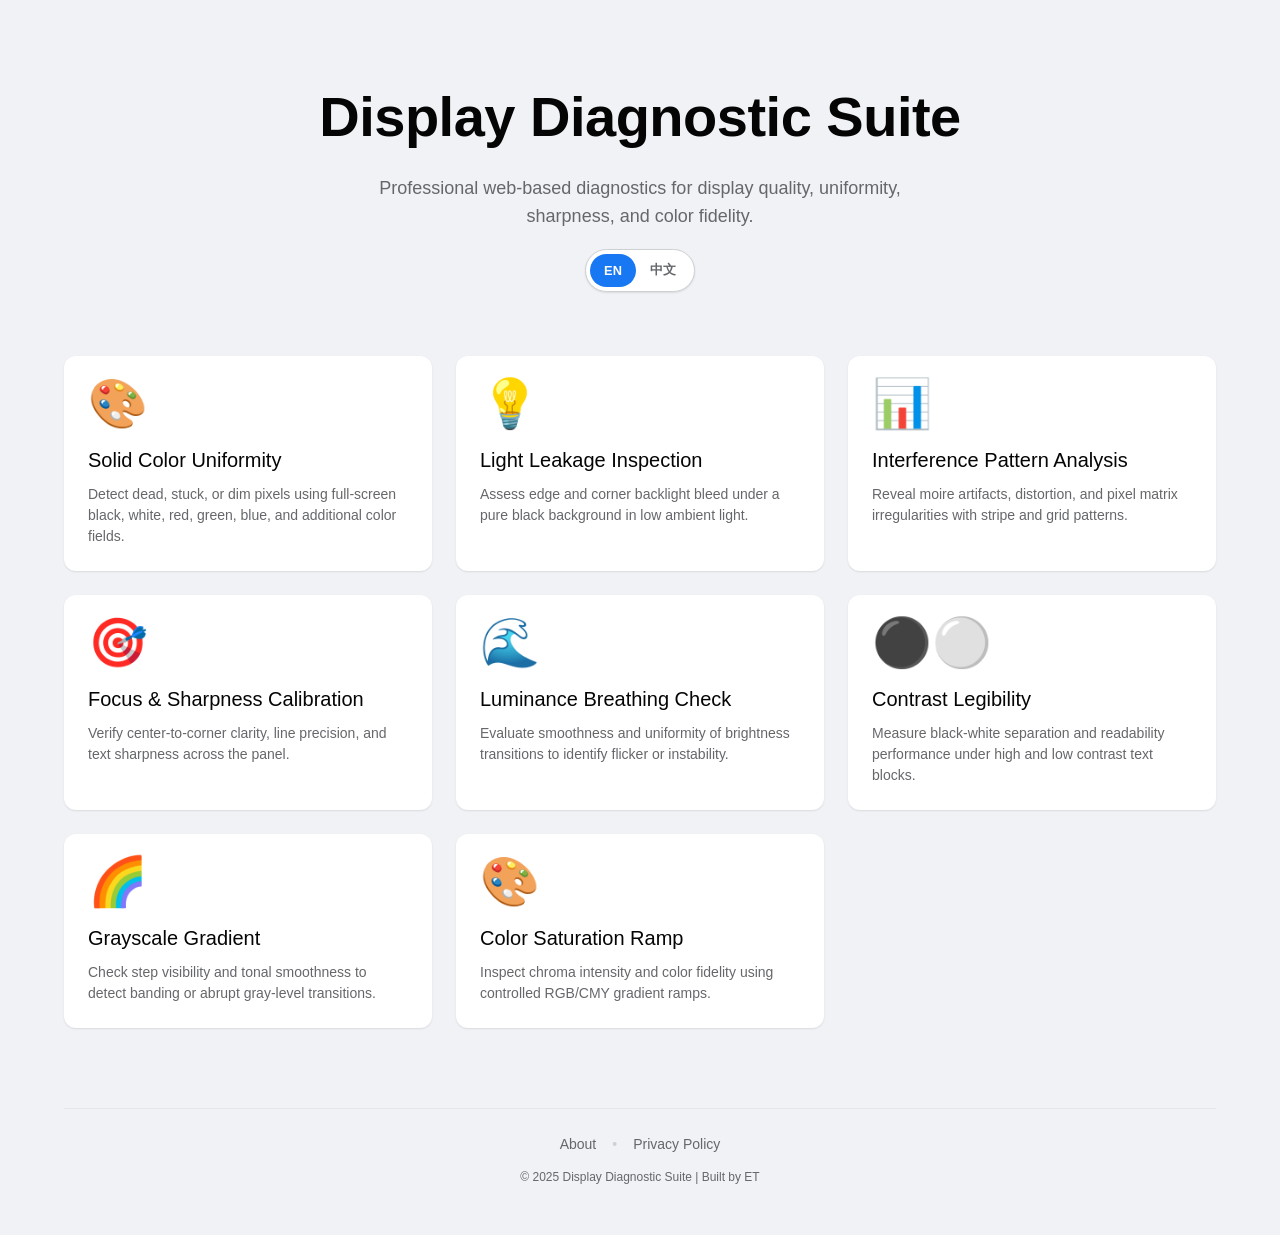
<file: index.html>
<!DOCTYPE html>
<html lang="en">

<head>
    <meta charset="UTF-8">
    <meta name="viewport" content="width=device-width, initial-scale=1.0">
    <title>Display Diagnostic Suite - Professional Online Screen Quality Testing | By ET</title>
    <meta name="description"
        content="Display Diagnostic Suite is a professional web-based screen quality tool with 8 diagnostic modes for dead pixels, light leakage, contrast, grayscale, and color performance.">
    <meta name="keywords"
        content="display diagnostics, dead pixel test, light leakage test, monitor test, LCD test, OLED test, ET">
    <meta name="author" content="ET">
    <meta property="og:type" content="website">
    <meta property="og:title" content="Display Diagnostic Suite - Professional Online Screen Quality Testing">
    <meta property="og:description" content="A professional web-based display testing suite with 8 diagnostic modes.">
    <meta property="og:url" content="https://astrbot.cc/">
    <meta name="twitter:card" content="summary_large_image">
    <meta name="twitter:title" content="Display Diagnostic Suite - Professional Online Screen Quality Testing">
    <meta name="twitter:description" content="Professional display diagnostics with 8 web-based test modes.">
    <link rel="stylesheet" href="css/style.css">
</head>

<body>
    <div class="container">
        <header>
            <h1 data-i18n="home.title">Display Diagnostic Suite</h1>
            <p class="subtitle" data-i18n="home.subtitle">Professional web-based diagnostics for display quality,
                uniformity, sharpness, and color fidelity.</p>
            <div class="language-switch" role="group" aria-label="Language selection">
                <button type="button" class="lang-btn active" data-lang="en">EN</button>
                <button type="button" class="lang-btn" data-lang="zh">中文</button>
            </div>
        </header>

        <main class="test-grid" data-i18n-attr="aria-label:home.grid.aria" aria-label="Display diagnostics mode list">
            <button class="test-card" type="button" data-test="solidColor"
                data-i18n-attr="aria-label:home.card.solid.aria" aria-label="Start solid color uniformity test">
                <div class="card-icon">🎨</div>
                <div class="card-content">
                    <h3 data-i18n="home.card.solid.title">Solid Color Uniformity</h3>
                    <p data-i18n="home.card.solid.desc">Detect dead, stuck, or dim pixels using full-screen black,
                        white, red, green, blue, and additional color fields.</p>
                </div>
            </button>

            <button class="test-card" type="button" data-test="lightLeak"
                data-i18n-attr="aria-label:home.card.lightLeak.aria" aria-label="Start light leakage inspection">
                <div class="card-icon">💡</div>
                <div class="card-content">
                    <h3 data-i18n="home.card.lightLeak.title">Light Leakage Inspection</h3>
                    <p data-i18n="home.card.lightLeak.desc">Assess edge and corner backlight bleed under a pure black
                        background in low ambient light.</p>
                </div>
            </button>

            <button class="test-card" type="button" data-test="interference"
                data-i18n-attr="aria-label:home.card.interference.aria"
                aria-label="Start interference pattern analysis">
                <div class="card-icon">📊</div>
                <div class="card-content">
                    <h3 data-i18n="home.card.interference.title">Interference Pattern Analysis</h3>
                    <p data-i18n="home.card.interference.desc">Reveal moire artifacts, distortion, and pixel matrix
                        irregularities with stripe and grid patterns.</p>
                </div>
            </button>

            <button class="test-card" type="button" data-test="focus" data-i18n-attr="aria-label:home.card.focus.aria"
                aria-label="Start focus and sharpness calibration">
                <div class="card-icon">🎯</div>
                <div class="card-content">
                    <h3 data-i18n="home.card.focus.title">Focus & Sharpness Calibration</h3>
                    <p data-i18n="home.card.focus.desc">Verify center-to-corner clarity, line precision, and text
                        sharpness across the panel.</p>
                </div>
            </button>

            <button class="test-card" type="button" data-test="breathing"
                data-i18n-attr="aria-label:home.card.breathing.aria" aria-label="Start luminance breathing check">
                <div class="card-icon">🌊</div>
                <div class="card-content">
                    <h3 data-i18n="home.card.breathing.title">Luminance Breathing Check</h3>
                    <p data-i18n="home.card.breathing.desc">Evaluate smoothness and uniformity of brightness transitions
                        to identify flicker or instability.</p>
                </div>
            </button>

            <button class="test-card" type="button" data-test="contrast"
                data-i18n-attr="aria-label:home.card.contrast.aria" aria-label="Start contrast legibility test">
                <div class="card-icon">⚫⚪</div>
                <div class="card-content">
                    <h3 data-i18n="home.card.contrast.title">Contrast Legibility</h3>
                    <p data-i18n="home.card.contrast.desc">Measure black-white separation and readability performance
                        under high and low contrast text blocks.</p>
                </div>
            </button>

            <button class="test-card" type="button" data-test="grayscale"
                data-i18n-attr="aria-label:home.card.grayscale.aria" aria-label="Start grayscale gradient test">
                <div class="card-icon">🌈</div>
                <div class="card-content">
                    <h3 data-i18n="home.card.grayscale.title">Grayscale Gradient</h3>
                    <p data-i18n="home.card.grayscale.desc">Check step visibility and tonal smoothness to detect banding
                        or abrupt gray-level transitions.</p>
                </div>
            </button>

            <button class="test-card" type="button" data-test="saturation"
                data-i18n-attr="aria-label:home.card.saturation.aria" aria-label="Start color saturation ramp test">
                <div class="card-icon">🎨</div>
                <div class="card-content">
                    <h3 data-i18n="home.card.saturation.title">Color Saturation Ramp</h3>
                    <p data-i18n="home.card.saturation.desc">Inspect chroma intensity and color fidelity using
                        controlled RGB/CMY gradient ramps.</p>
                </div>
            </button>
        </main>

        <footer>
            <div class="footer-links">
                <a href="about.html" data-i18n="home.footer.about">About</a>
                <span class="divider">•</span>
                <a href="privacy.html" data-i18n="home.footer.privacy">Privacy Policy</a>
            </div>
            <p class="footer-text" data-i18n="home.footer.copyright">© 2025 Display Diagnostic Suite | Built by ET</p>
        </footer>
    </div>

    <!-- 全屏测试容器 -->
    <div id="fullscreenTest" class="fullscreen-test"></div>

    <script src="js/script.js"></script>
</body>

</html>
</file>
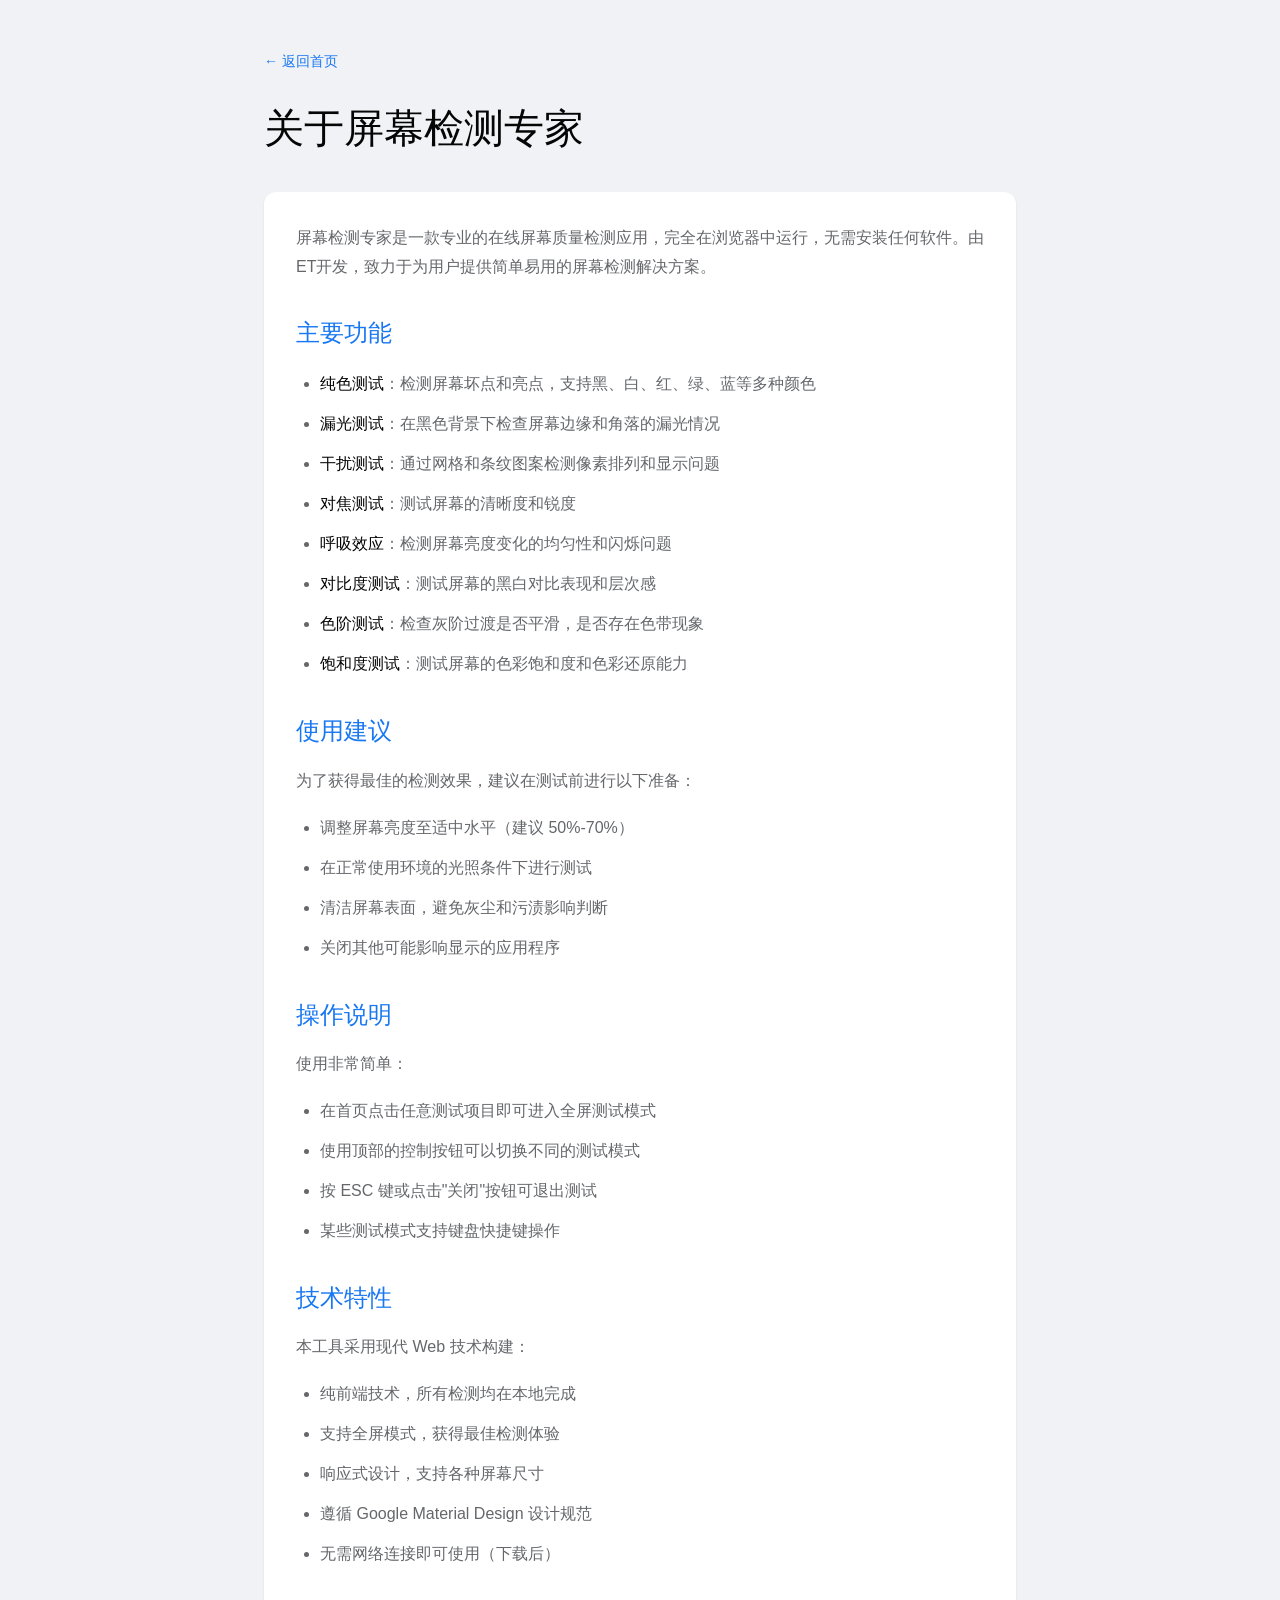
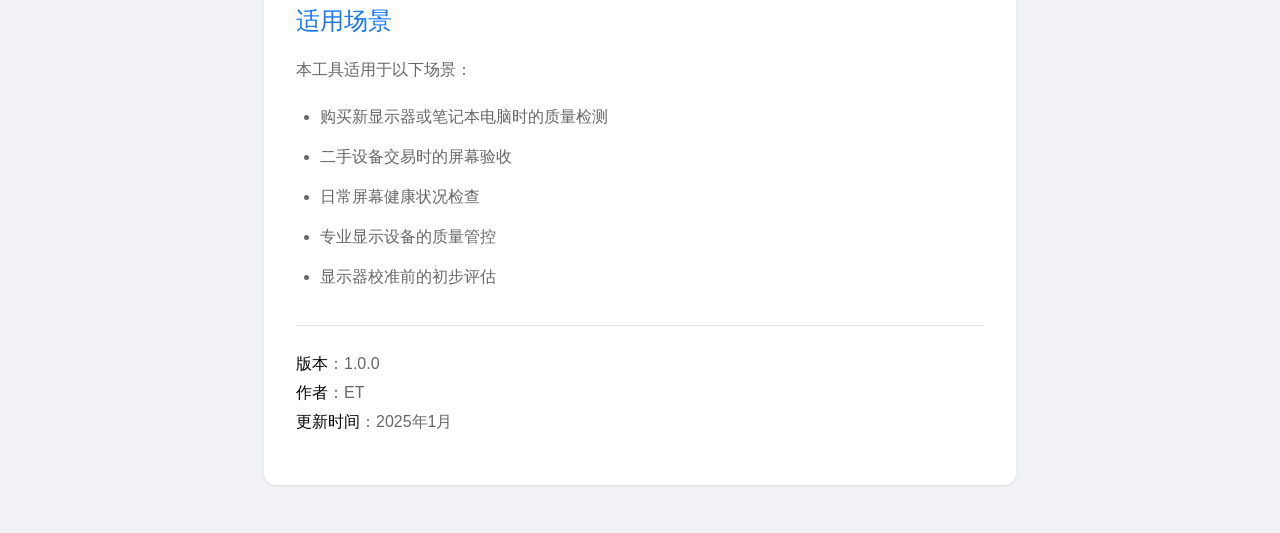
<file: about.html>
<!DOCTYPE html>
<html lang="zh-CN">
<head>
    <meta charset="UTF-8">
    <meta name="viewport" content="width=device-width, initial-scale=1.0">
    <title>关于屏幕检测专家 - 专业的在线屏幕检测工具 | ET出品</title>
    <meta name="description" content="屏幕检测专家是由ET开发的专业在线屏幕质量检测工具,支持纯色测试、漏光检测、对比度测试等8种检测模式。完全免费,无需安装,浏览器即可使用。">
    <meta name="keywords" content="屏幕检测专家,关于,使用说明,功能介绍,ET">
    <meta name="author" content="ET">
    <link rel="stylesheet" href="css/style.css">
</head>
<body>
    <div class="page-container">
        <a href="index.html" class="back-link">← 返回首页</a>

        <div class="page-header">
            <h1>关于屏幕检测专家</h1>
        </div>

        <div class="page-content">
            <p>屏幕检测专家是一款专业的在线屏幕质量检测应用，完全在浏览器中运行，无需安装任何软件。由ET开发，致力于为用户提供简单易用的屏幕检测解决方案。</p>

            <h2>主要功能</h2>
            <ul>
                <li><strong>纯色测试</strong>：检测屏幕坏点和亮点，支持黑、白、红、绿、蓝等多种颜色</li>
                <li><strong>漏光测试</strong>：在黑色背景下检查屏幕边缘和角落的漏光情况</li>
                <li><strong>干扰测试</strong>：通过网格和条纹图案检测像素排列和显示问题</li>
                <li><strong>对焦测试</strong>：测试屏幕的清晰度和锐度</li>
                <li><strong>呼吸效应</strong>：检测屏幕亮度变化的均匀性和闪烁问题</li>
                <li><strong>对比度测试</strong>：测试屏幕的黑白对比表现和层次感</li>
                <li><strong>色阶测试</strong>：检查灰阶过渡是否平滑，是否存在色带现象</li>
                <li><strong>饱和度测试</strong>：测试屏幕的色彩饱和度和色彩还原能力</li>
            </ul>

            <h2>使用建议</h2>
            <p>为了获得最佳的检测效果，建议在测试前进行以下准备：</p>
            <ul>
                <li>调整屏幕亮度至适中水平（建议 50%-70%）</li>
                <li>在正常使用环境的光照条件下进行测试</li>
                <li>清洁屏幕表面，避免灰尘和污渍影响判断</li>
                <li>关闭其他可能影响显示的应用程序</li>
            </ul>

            <h2>操作说明</h2>
            <p>使用非常简单：</p>
            <ul>
                <li>在首页点击任意测试项目即可进入全屏测试模式</li>
                <li>使用顶部的控制按钮可以切换不同的测试模式</li>
                <li>按 ESC 键或点击"关闭"按钮可退出测试</li>
                <li>某些测试模式支持键盘快捷键操作</li>
            </ul>

            <h2>技术特性</h2>
            <p>本工具采用现代 Web 技术构建：</p>
            <ul>
                <li>纯前端技术，所有检测均在本地完成</li>
                <li>支持全屏模式，获得最佳检测体验</li>
                <li>响应式设计，支持各种屏幕尺寸</li>
                <li>遵循 Google Material Design 设计规范</li>
                <li>无需网络连接即可使用（下载后）</li>
            </ul>

            <h2>适用场景</h2>
            <p>本工具适用于以下场景：</p>
            <ul>
                <li>购买新显示器或笔记本电脑时的质量检测</li>
                <li>二手设备交易时的屏幕验收</li>
                <li>日常屏幕健康状况检查</li>
                <li>专业显示设备的质量管控</li>
                <li>显示器校准前的初步评估</li>
            </ul>

            <p style="margin-top: 32px; padding-top: 24px; border-top: 1px solid var(--divider-color);">
                <strong>版本</strong>：1.0.0<br>
                <strong>作者</strong>：ET<br>
                <strong>更新时间</strong>：2025年1月
            </p>
        </div>
    </div>
</body>
</html>
</file>
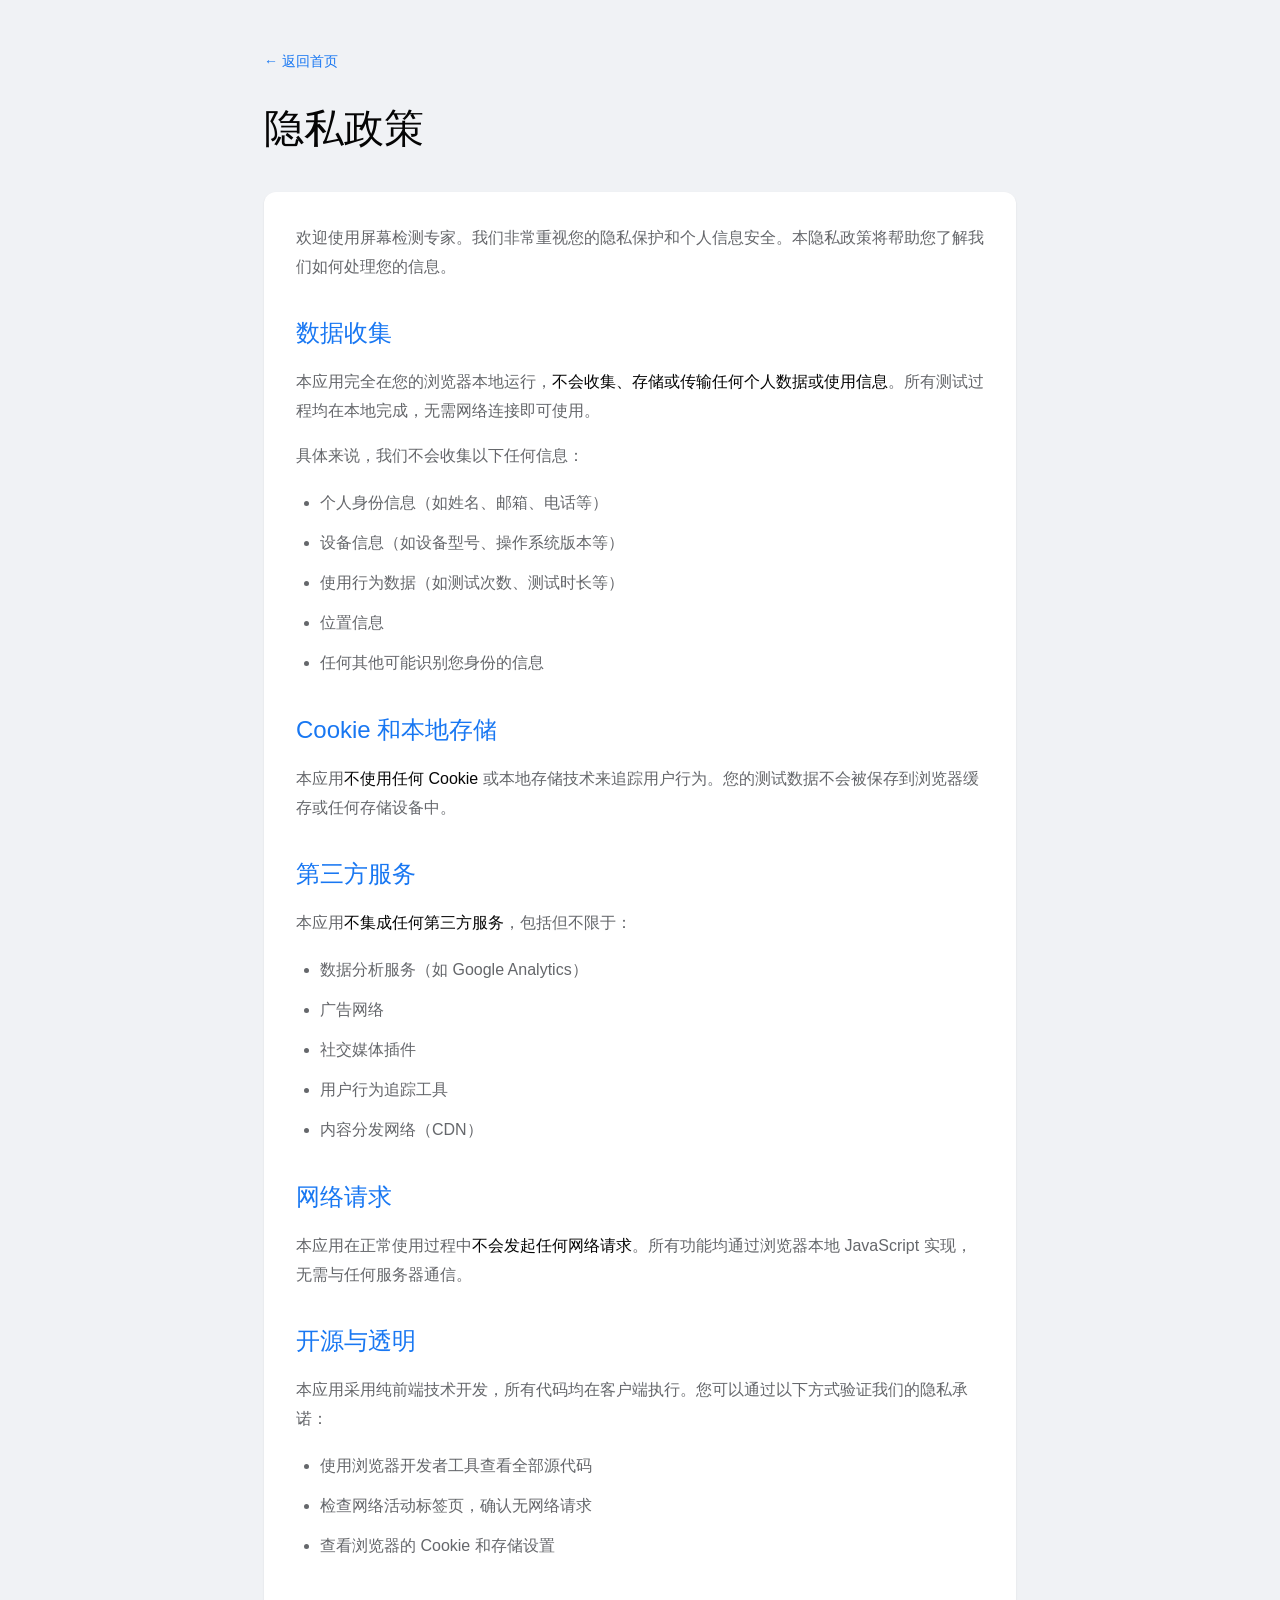
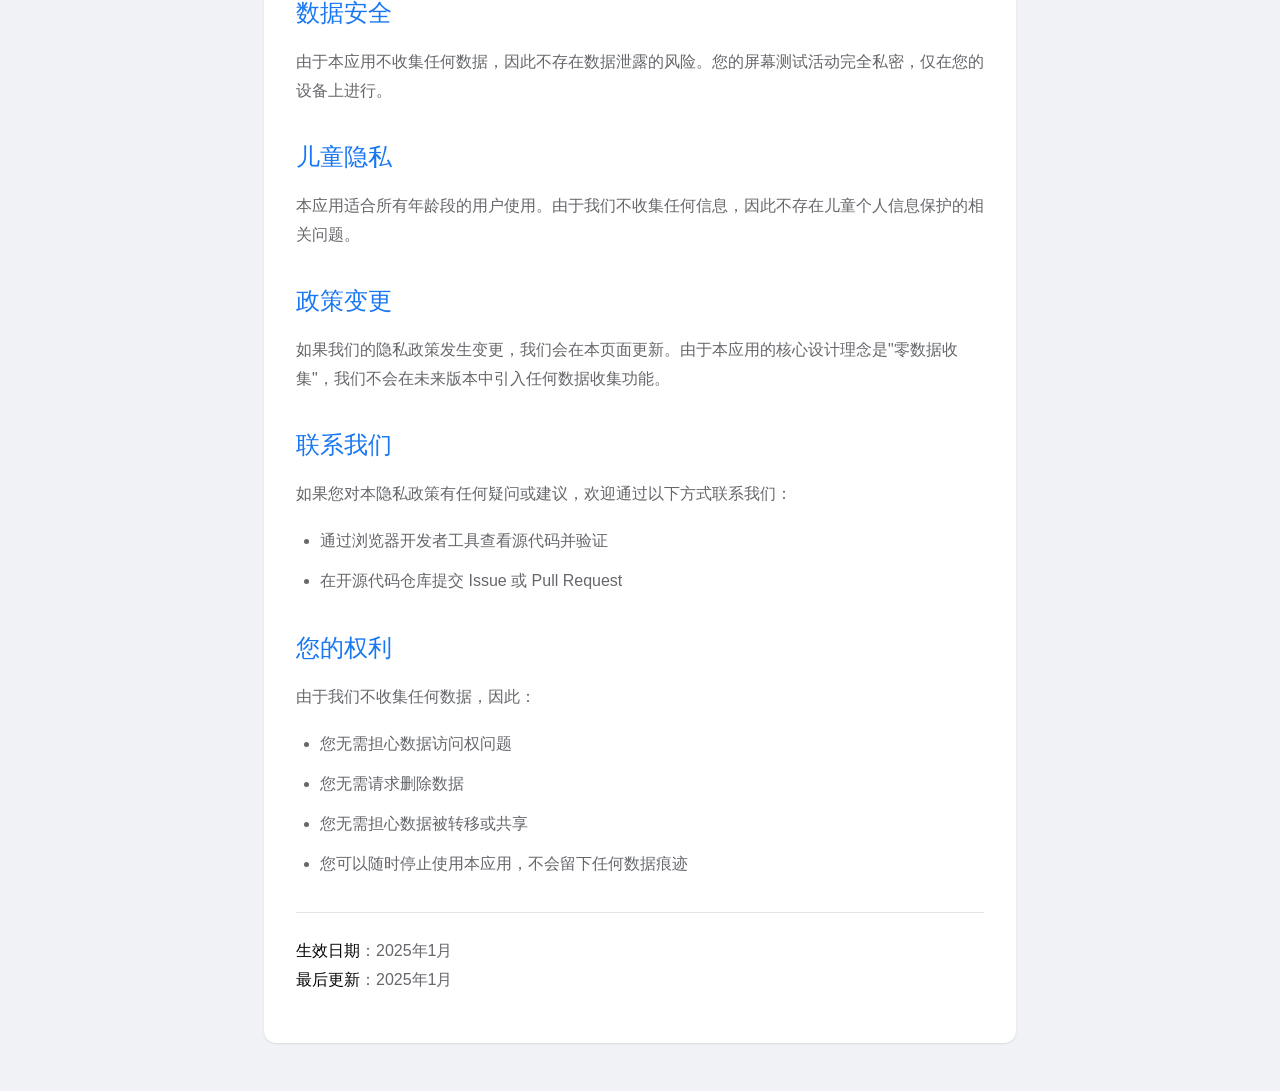
<file: privacy.html>
<!DOCTYPE html>
<html lang="zh-CN">
<head>
    <meta charset="UTF-8">
    <meta name="viewport" content="width=device-width, initial-scale=1.0">
    <title>隐私政策 - 屏幕检测专家 | ET出品</title>
    <meta name="description" content="屏幕检测专家完全在浏览器本地运行,不收集任何个人数据和使用信息。零数据收集,无Cookie,无追踪,保护您的隐私安全。由ET开发。">
    <meta name="keywords" content="隐私政策,数据安全,零追踪,本地运行,屏幕检测专家,ET">
    <meta name="author" content="ET">
    <link rel="stylesheet" href="css/style.css">
</head>
<body>
    <div class="page-container">
        <a href="index.html" class="back-link">← 返回首页</a>

        <div class="page-header">
            <h1>隐私政策</h1>
        </div>

        <div class="page-content">
            <p>欢迎使用屏幕检测专家。我们非常重视您的隐私保护和个人信息安全。本隐私政策将帮助您了解我们如何处理您的信息。</p>

            <h2>数据收集</h2>
            <p>本应用完全在您的浏览器本地运行，<strong>不会收集、存储或传输任何个人数据或使用信息</strong>。所有测试过程均在本地完成，无需网络连接即可使用。</p>
            <p>具体来说，我们不会收集以下任何信息：</p>
            <ul>
                <li>个人身份信息（如姓名、邮箱、电话等）</li>
                <li>设备信息（如设备型号、操作系统版本等）</li>
                <li>使用行为数据（如测试次数、测试时长等）</li>
                <li>位置信息</li>
                <li>任何其他可能识别您身份的信息</li>
            </ul>

            <h2>Cookie 和本地存储</h2>
            <p>本应用<strong>不使用任何 Cookie</strong> 或本地存储技术来追踪用户行为。您的测试数据不会被保存到浏览器缓存或任何存储设备中。</p>

            <h2>第三方服务</h2>
            <p>本应用<strong>不集成任何第三方服务</strong>，包括但不限于：</p>
            <ul>
                <li>数据分析服务（如 Google Analytics）</li>
                <li>广告网络</li>
                <li>社交媒体插件</li>
                <li>用户行为追踪工具</li>
                <li>内容分发网络（CDN）</li>
            </ul>

            <h2>网络请求</h2>
            <p>本应用在正常使用过程中<strong>不会发起任何网络请求</strong>。所有功能均通过浏览器本地 JavaScript 实现，无需与任何服务器通信。</p>

            <h2>开源与透明</h2>
            <p>本应用采用纯前端技术开发，所有代码均在客户端执行。您可以通过以下方式验证我们的隐私承诺：</p>
            <ul>
                <li>使用浏览器开发者工具查看全部源代码</li>
                <li>检查网络活动标签页，确认无网络请求</li>
                <li>查看浏览器的 Cookie 和存储设置</li>
            </ul>

            <h2>数据安全</h2>
            <p>由于本应用不收集任何数据，因此不存在数据泄露的风险。您的屏幕测试活动完全私密，仅在您的设备上进行。</p>

            <h2>儿童隐私</h2>
            <p>本应用适合所有年龄段的用户使用。由于我们不收集任何信息，因此不存在儿童个人信息保护的相关问题。</p>

            <h2>政策变更</h2>
            <p>如果我们的隐私政策发生变更，我们会在本页面更新。由于本应用的核心设计理念是"零数据收集"，我们不会在未来版本中引入任何数据收集功能。</p>

            <h2>联系我们</h2>
            <p>如果您对本隐私政策有任何疑问或建议，欢迎通过以下方式联系我们：</p>
            <ul>
                <li>通过浏览器开发者工具查看源代码并验证</li>
                <li>在开源代码仓库提交 Issue 或 Pull Request</li>
            </ul>

            <h2>您的权利</h2>
            <p>由于我们不收集任何数据，因此：</p>
            <ul>
                <li>您无需担心数据访问权问题</li>
                <li>您无需请求删除数据</li>
                <li>您无需担心数据被转移或共享</li>
                <li>您可以随时停止使用本应用，不会留下任何数据痕迹</li>
            </ul>

            <p style="margin-top: 32px; padding-top: 24px; border-top: 1px solid var(--divider-color);">
                <strong>生效日期</strong>：2025年1月<br>
                <strong>最后更新</strong>：2025年1月
            </p>
        </div>
    </div>
</body>
</html>
</file>
<file: css/style.css>
* {
    margin: 0;
    padding: 0;
    box-sizing: border-box;
}

:root {
    /* Facebook Design 配色 */
    --primary-color: #1877F2;
    --primary-dark: #166FE5;
    --primary-light: #4E9FF4;
    --secondary-color: #42B72A;
    --bg-color: #F0F2F5;
    --surface-color: #ffffff;
    --text-color: #050505;
    --text-secondary: #65676B;
    --border-color: #CED0D4;
    --divider-color: #E4E6EB;
    --shadow-sm: 0 1px 2px rgba(0, 0, 0, 0.1);
    --shadow-md: 0 2px 4px rgba(0, 0, 0, 0.1), 0 8px 16px rgba(0, 0, 0, 0.1);
    --shadow-lg: 0 8px 16px rgba(0, 0, 0, 0.1), 0 16px 32px rgba(0, 0, 0, 0.1);
    --hover-overlay: rgba(24, 119, 242, 0.08);
    --radius-sm: 8px;
    --radius-md: 12px;
    --radius-lg: 16px;
}

body {
    font-family: -apple-system, BlinkMacSystemFont, 'Segoe UI', Roboto, Helvetica, Arial, sans-serif;
    background: var(--bg-color);
    color: var(--text-color);
    min-height: 100vh;
    overflow-x: hidden;
    line-height: 1.6;
}

/* 主容器 */
.container {
    max-width: 1200px;
    margin: 0 auto;
    padding: 24px;
    min-height: 100vh;
    display: flex;
    flex-direction: column;
}

/* 头部 */
header {
    text-align: center;
    padding: 48px 16px 32px;
    animation: fadeInDown 0.4s cubic-bezier(0.4, 0.0, 0.2, 1);
}

header h1 {
    font-size: 3.5rem;
    font-weight: 700;
    color: var(--text-color);
    margin-bottom: 12px;
    letter-spacing: -0.5px;
}

header .subtitle {
    color: var(--text-secondary);
    font-size: 1.125rem;
    font-weight: 400;
    max-width: 600px;
    margin: 0 auto;
}

.language-switch {
    margin-top: 18px;
    display: inline-flex;
    border: 1px solid var(--border-color);
    border-radius: 999px;
    background: var(--surface-color);
    padding: 4px;
    box-shadow: var(--shadow-sm);
}

.lang-btn {
    border: none;
    border-radius: 999px;
    padding: 8px 14px;
    font-size: 0.8rem;
    font-weight: 600;
    background: transparent;
    color: var(--text-secondary);
    cursor: pointer;
    transition: background-color 0.2s ease, color 0.2s ease;
}

.lang-btn.active {
    background: var(--primary-color);
    color: #ffffff;
}

.lang-btn:focus-visible {
    outline: 2px solid var(--primary-color);
    outline-offset: 2px;
}

/* 测试项网格 */
.test-grid {
    display: grid;
    grid-template-columns: repeat(auto-fill, minmax(300px, 1fr));
    gap: 24px;
    margin: 32px 0;
    flex: 1;
    animation: fadeInUp 0.4s cubic-bezier(0.4, 0.0, 0.2, 1);
}

/* 测试卡片 */
.test-card {
    background: var(--surface-color);
    border: none;
    border-radius: var(--radius-md);
    padding: 24px;
    cursor: pointer;
    transition: all 0.2s ease-in-out;
    display: flex;
    flex-direction: column;
    position: relative;
    box-shadow: var(--shadow-sm);
    appearance: none;
    width: 100%;
    text-align: left;
    font: inherit;
}

.test-card:hover {
    transform: translateY(-4px);
    box-shadow: var(--shadow-lg);
}

.test-card:active {
    transform: translateY(0);
    box-shadow: var(--shadow-sm);
}

.test-card:focus-visible {
    outline: 3px solid var(--primary-color);
    outline-offset: 2px;
}

.test-card::before {
    content: '';
    position: absolute;
    top: 0;
    left: 0;
    right: 0;
    bottom: 0;
    background: var(--hover-overlay);
    opacity: 0;
    border-radius: 12px;
    transition: opacity 0.2s cubic-bezier(0.4, 0.0, 0.2, 1);
    pointer-events: none;
}

.test-card:hover::before {
    opacity: 1;
}

.card-icon {
    font-size: 48px;
    margin-bottom: 16px;
    line-height: 1;
}

.card-content h3 {
    font-size: 1.25rem;
    font-weight: 500;
    margin-bottom: 8px;
    color: var(--text-color);
}

.card-content p {
    color: var(--text-secondary);
    font-size: 0.875rem;
    line-height: 1.5;
}

/* 全屏测试容器 */
.fullscreen-test {
    position: fixed;
    top: 0;
    left: 0;
    width: 100vw;
    height: 100vh;
    z-index: 9999;
    display: none;
}

.fullscreen-test.active {
    display: flex;
    align-items: center;
    justify-content: center;
}

/* 控制栏 */
.controls {
    position: fixed;
    top: 20px;
    left: 50%;
    transform: translateX(-50%);
    background: rgba(255, 255, 255, 0.98);
    backdrop-filter: blur(8px);
    padding: 12px 20px;
    border-radius: 32px;
    border: 1px solid var(--border-color);
    box-shadow: var(--shadow-md);
    display: flex;
    gap: 12px;
    align-items: center;
    z-index: 10000;
    animation: slideDown 0.3s cubic-bezier(0.4, 0.0, 0.2, 1);
}

.controls button {
    background: var(--primary-color);
    color: white;
    border: none;
    padding: 10px 20px;
    border-radius: 6px;
    cursor: pointer;
    font-size: 0.9375rem;
    font-weight: 600;
    transition: all 0.2s ease-in-out;
    font-family: inherit;
}

.controls button:hover {
    background: var(--primary-dark);
    transform: scale(1.02);
}

.controls button:active {
    background: var(--primary-dark);
    transform: scale(0.98);
}

.controls button:focus-visible {
    outline: 2px solid var(--primary-color);
    outline-offset: 2px;
}

.controls .close-btn {
    background: #ea4335;
}

.controls .close-btn:hover {
    background: #d33426;
}

.controls span {
    color: var(--text-color);
    font-size: 0.875rem;
}

/* 底部页脚 */
footer {
    margin-top: 48px;
    padding: 24px 0;
    text-align: center;
    border-top: 1px solid var(--divider-color);
}

.footer-links {
    display: flex;
    gap: 16px;
    justify-content: center;
    align-items: center;
    margin-bottom: 12px;
}

.footer-links a {
    color: var(--text-secondary);
    text-decoration: none;
    font-size: 0.875rem;
    transition: color 0.2s cubic-bezier(0.4, 0.0, 0.2, 1);
}

.footer-links a:hover {
    color: var(--primary-color);
}

.footer-links .divider {
    color: var(--border-color);
    font-size: 0.875rem;
}

.footer-text {
    color: var(--text-secondary);
    font-size: 0.75rem;
}

/* 动画 */
@keyframes fadeInDown {
    from {
        opacity: 0;
        transform: translateY(-20px);
    }

    to {
        opacity: 1;
        transform: translateY(0);
    }
}

@keyframes fadeInUp {
    from {
        opacity: 0;
        transform: translateY(20px);
    }

    to {
        opacity: 1;
        transform: translateY(0);
    }
}

@keyframes slideDown {
    from {
        opacity: 0;
        transform: translate(-50%, -10px);
    }

    to {
        opacity: 1;
        transform: translate(-50%, 0);
    }
}

@keyframes slideUp {
    from {
        opacity: 0;
        transform: translateY(20px);
    }

    to {
        opacity: 1;
        transform: translateY(0);
    }
}

@keyframes fadeIn {
    from {
        opacity: 0;
    }

    to {
        opacity: 1;
    }
}

/* 呼吸效果 */
@keyframes breathe {

    0%,
    100% {
        opacity: 0.3;
    }

    50% {
        opacity: 1;
    }
}

/* 响应式设计 */
@media (max-width: 768px) {
    header h1 {
        font-size: 2rem;
    }

    header .subtitle {
        font-size: 1rem;
    }

    .test-grid {
        grid-template-columns: 1fr;
        gap: 16px;
    }

    .container {
        padding: 16px;
    }

    .controls {
        padding: 8px 12px;
        flex-wrap: wrap;
        max-width: calc(100vw - 32px);
    }

    .controls button {
        font-size: 0.75rem;
        padding: 6px 12px;
    }
}

@media (prefers-reduced-motion: reduce) {
    * {
        animation-duration: 0.01ms !important;
        animation-iteration-count: 1 !important;
        transition-duration: 0.01ms !important;
        scroll-behavior: auto !important;
    }
}

/* 说明文本 */
.instruction {
    position: fixed;
    bottom: 20px;
    left: 50%;
    transform: translateX(-50%);
    background: rgba(255, 255, 255, 0.98);
    backdrop-filter: blur(8px);
    padding: 12px 20px;
    border-radius: 12px;
    border: 1px solid var(--border-color);
    color: var(--text-color);
    font-size: 0.875rem;
    z-index: 10000;
    animation: slideUp 0.3s cubic-bezier(0.4, 0.0, 0.2, 1);
    box-shadow: var(--shadow-md);
    max-width: calc(100vw - 32px);
}

/* 页面样式 (用于 about 和 privacy 页面) */
.page-container {
    max-width: 800px;
    margin: 0 auto;
    padding: 48px 24px;
}

.page-header {
    margin-bottom: 32px;
}

.page-header h1 {
    font-size: 2.5rem;
    font-weight: 400;
    color: var(--text-color);
    margin-bottom: 16px;
}

.page-content {
    background: var(--surface-color);
    border-radius: var(--radius-md);
    padding: 32px;
    box-shadow: var(--shadow-sm);
    border: none;
}

.page-content h2 {
    font-size: 1.5rem;
    font-weight: 500;
    color: var(--primary-color);
    margin-top: 32px;
    margin-bottom: 16px;
}

.page-content h2:first-child {
    margin-top: 0;
}

.page-content p {
    line-height: 1.8;
    margin-bottom: 16px;
    color: var(--text-secondary);
}

.page-content ul {
    margin-bottom: 16px;
    padding-left: 24px;
}

.page-content li {
    color: var(--text-secondary);
    line-height: 2;
    margin-bottom: 8px;
}

.page-content strong {
    color: var(--text-color);
    font-weight: 500;
}

.back-link {
    display: inline-flex;
    align-items: center;
    gap: 8px;
    color: var(--primary-color);
    text-decoration: none;
    font-size: 0.875rem;
    margin-bottom: 24px;
    transition: opacity 0.2s cubic-bezier(0.4, 0.0, 0.2, 1);
}

.back-link:hover {
    opacity: 0.8;
}
</file>
